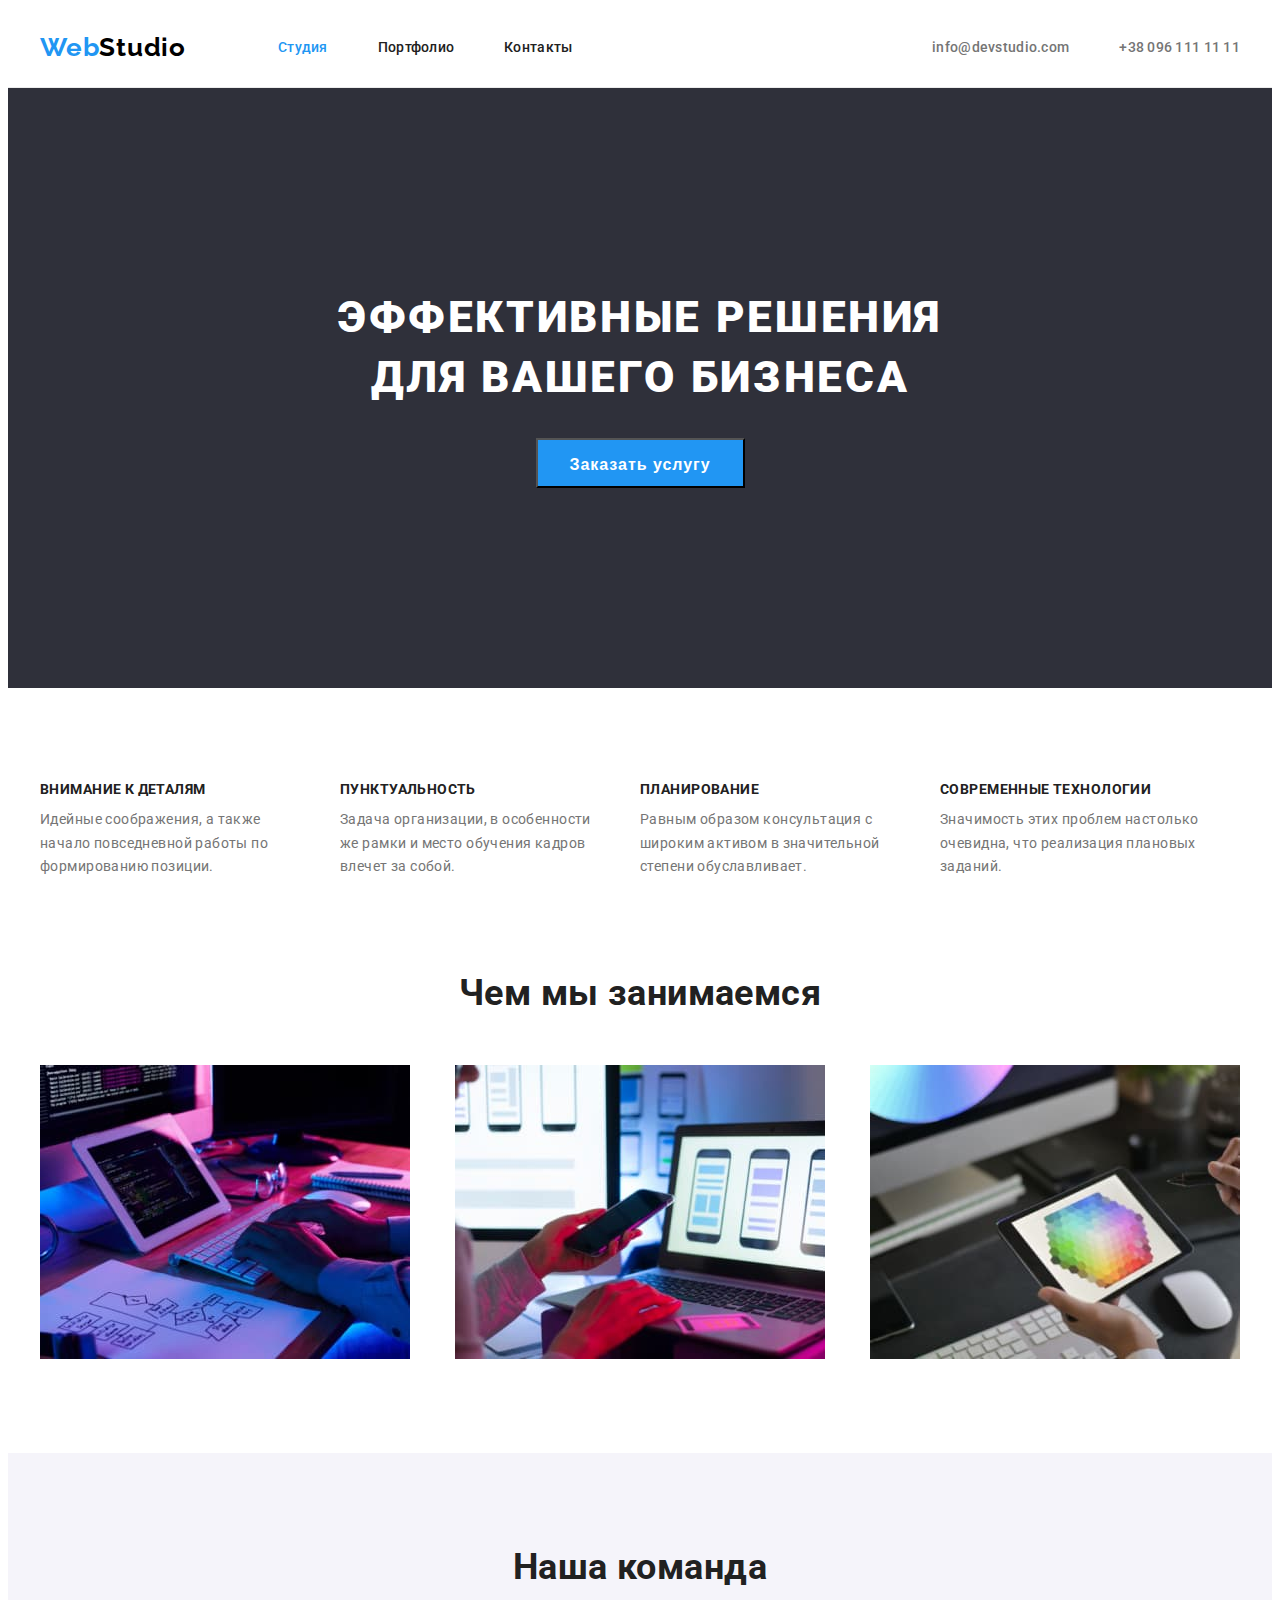
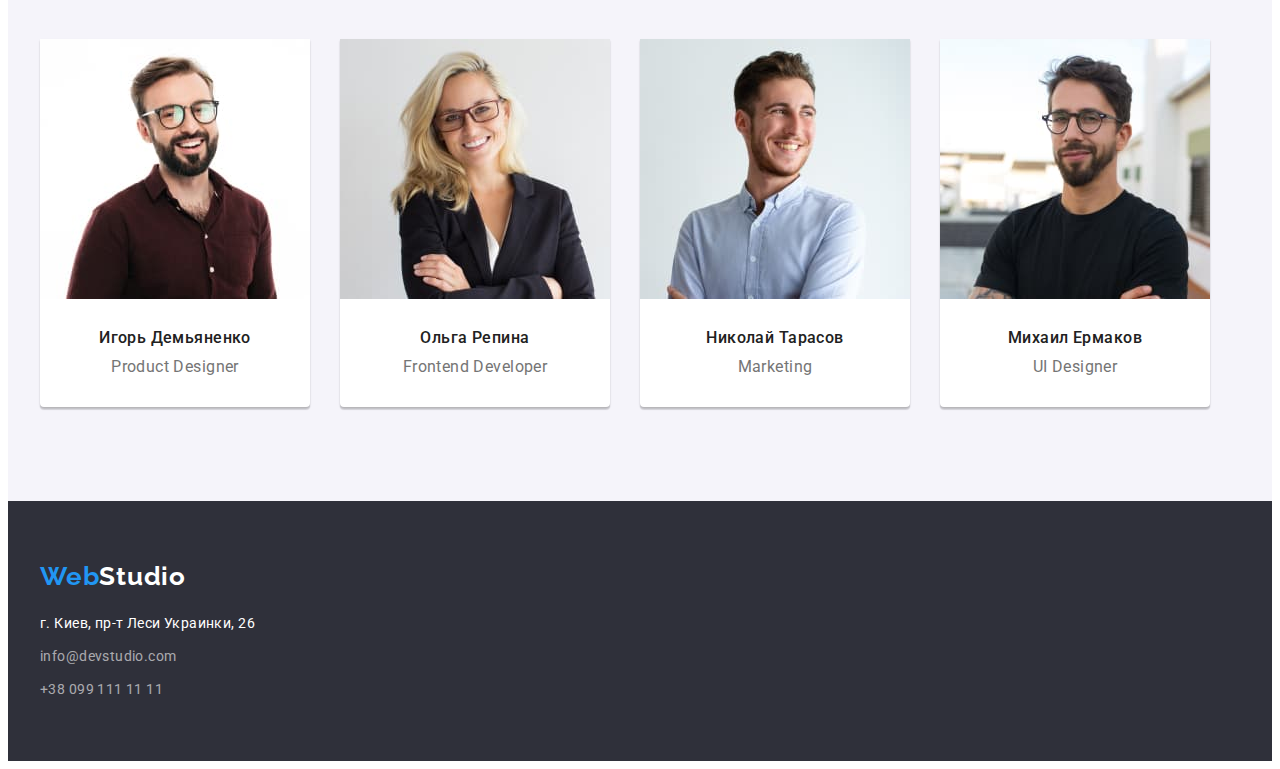
<file: index.html>
<!DOCTYPE html>
<html lang="ru">
  <head>
    <meta charset="UTF-8" />
    <meta http-equiv="X-UA-Compatible" content="IE=edge" />
    <meta name="viewport" content="width=device-width, initial-scale=1.0" />
    <title>Document</title>
    <!-- Подключение нормалайза -->
    <link
      rel="stylesheet"
      href="https://cdnjs.cloudflare.com/ajax/libs/modern-normalize/1.0.0/modern-normalize.min.css"
      integrity="sha512-ISS7cAi1PEhQ8jnbJpJZMd29NlhNj4AWYyLOSp2CE/CsHxTCu+r+t0D2yoJudVrd0/8fTVPUVDzY5Tvli75u/g=="
      crossorigin="anonymous"
    />
    <!-- Подключение шрифтов с гугла -->
    <link rel="preconnect" href="https://fonts.gstatic.com" />
    <link
      href="https://fonts.googleapis.com/css2?family=Raleway:wght@700&family=Roboto:wght@400;500;700;900&display=swap"
      rel="stylesheet"
    />
    <!-- подключаем свои стили -->
    <link rel="stylesheet" href="css/styles.css" />
  </head>
  <body>
    <!-- Шапка -->
    <header class="header">
      <!--Главная навигация-->
      <div class="main-navigation container no-padding">
        <nav class="main-nav">
          <a href="./index.html" class="logo nav-logo">
            Web<span class="accent-logo-top">Studio</span></a
          >
          <ul class="site-nav list">
            <li class="site-nav-item">
              <a href="./index.html" class="link current">Студия</a>
            </li>
            <li class="site-nav-item">
              <a href="./portfolio.html" class="link">Портфолио</a>
            </li>
            <li class="site-nav-item"><a href="" class="link">Контакты</a></li>
          </ul>
        </nav>
        <!--Контакты-->
        <ul class="site-nav list contacts">
          <li class="site-nav-item">
            <a href="mailto:info@devstudio.com" class="link"
              >info@devstudio.com</a
            >
          </li>
          <li class="site-nav-item">
            <a href="tel:+380961111111" class="link tel">+38 096 111 11 11</a>
          </li>
        </ul>
      </div>
    </header>
    <!-- Main главной страницы -->
    <main>
      <!--Баннер-->
      <section class="hero">
        <h1 class="hero-title">Эффективные решения для вашего бизнеса</h1>
        <button class="hero-button" type="button">Заказать услугу</button>
      </section>
      <!--Особенности-->
      <section class="section features">
        <div class="container no-padding">
          <h2 class="section-title visually-hidden">Особенности</h2>
          <ul class="features-list">
            <li class="features-item">
              <h3 class="title">Внимание к деталям</h3>
              <p class="title-text">
                Идейные соображения, а также начало повседневной работы по
                формированию позиции.
              </p>
            </li>
            <li class="features-item">
              <h3 class="title">Пунктуальность</h3>
              <p class="title-text">
                Задача организации, в особенности же рамки и место обучения
                кадров влечет за собой.
              </p>
            </li>
            <li class="features-item">
              <h3 class="title">Планирование</h3>
              <p class="title-text">
                Равным образом консультация с широким активом в значительной
                степени обуславливает.
              </p>
            </li>
            <li class="features-item">
              <h3 class="title">Современные технологии</h3>
              <p class="title-text">
                Значимость этих проблем настолько очевидна, что реализация
                плановых заданий.
              </p>
            </li>
          </ul>
        </div>
      </section>
      <!--Чем мы занимаемся-->
      <section class="section works">
        <div class="container">
          <h2 class="section-title">Чем мы занимаемся</h2>
          <ul class="works-list">
            <li class="works-item">
              <img
                src="./images/box1.jpg"
                alt="крупный план программист работает за столом в офисе"
                width="370"
                height="294"
              />
            </li>
            <li class="works-item">
              <img
                src="./images/box2.jpg"
                alt="веб-дизайнеры веб-интерфейсов разрабатывают приложения для смартфонов"
                width="370"
                height="294"
              />
            </li>
            <li class="works-item">
              <img
                src="./images/box3.jpg"
                alt="креативный художник веб-дизайна с рабочим графическим планшетом для выбора цвета"
                width="370"
                height="294"
              />
            </li>
          </ul>
        </div>
      </section>
      <!--Наша команда-->
      <section class="section team">
        <div class="container team-container">
          <h2 class="section-title">Наша команда</h2>
          <ul class="team-list">
            <li class="team-item">
              <img
                class="image-item"
                src="images/team1.jpg"
                alt="Игорь Демьяненко"
                width="270"
                height="260"
              />
              <div class="team-list-title">
                <h3 class="team-list-name">Игорь Демьяненко</h3>
                <p class="team-list-job">Product Designer</p>
              </div>
            </li>
            <li class="team-item">
              <img
                class="image-item"
                src="./images/team2.jpg"
                alt="Ольга Репина"
                width="270"
                height="260"
              />
              <div class="team-list-title">
                <h3 class="team-list-name">Ольга Репина</h3>
                <p class="team-list-job">Frontend Developer</p>
              </div>
            </li>
            <li class="team-item">
              <img
                class="image-item"
                src="./images/team3.jpg"
                alt="Николай Тарасов"
                width="270"
                height="260"
              />
              <div class="team-list-title">
                <h3 class="team-list-name">Николай Тарасов</h3>
                <p class="team-list-job">Marketing</p>
              </div>
            </li>
            <li class="team-item">
              <img
                class="image-item"
                src="./images/team4.jpg"
                alt="Михаил Ермаков"
                width="270"
                height="260"
              />
              <div class="team-list-title">
                <h3 class="team-list-name">Михаил Ермаков</h3>
                <p class="team-list-job">UI Designer</p>
              </div>
            </li>
          </ul>
        </div>
      </section>
    </main>
    <!--Подвал-->
    <footer class="footer">
      <div class="container footer-container">
        <a class="logo footer-logo" href="./index.html">
          Web<span class="accent-logo-bot">Studio</span></a
        >
        <address class="address">
          <p class="address-text">г. Киев, пр-т Леси Украинки, 26</p>
          <ul class="address-nav list">
            <li class="address-nav-item">
              <a href="mailto:info@devstudio.com" class="link"
                >info@devstudio.com</a
              >
            </li>
            <li class="address-nav-item">
              <a href="tel:+380991111111" class="link">+38 099 111 11 11</a>
            </li>
          </ul>
        </address>
      </div>
    </footer>
  </body>
</html>
</file>
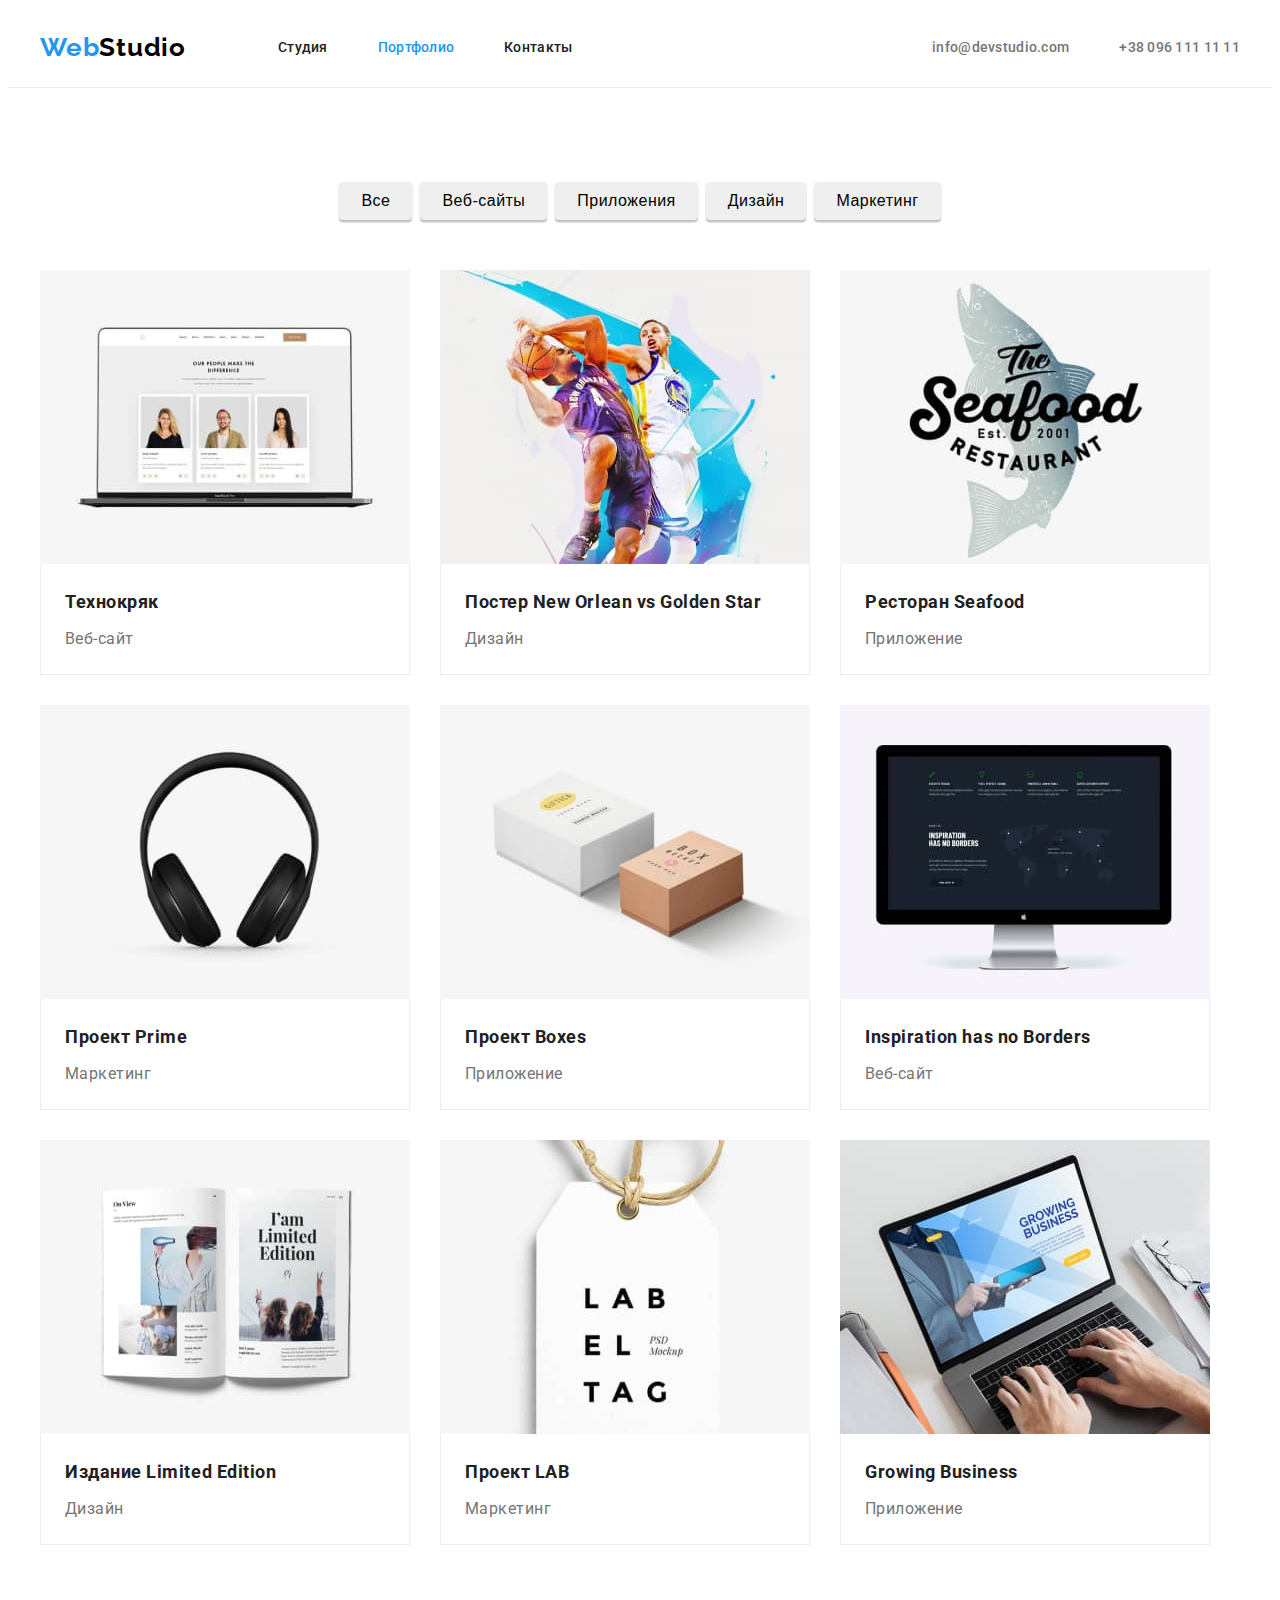
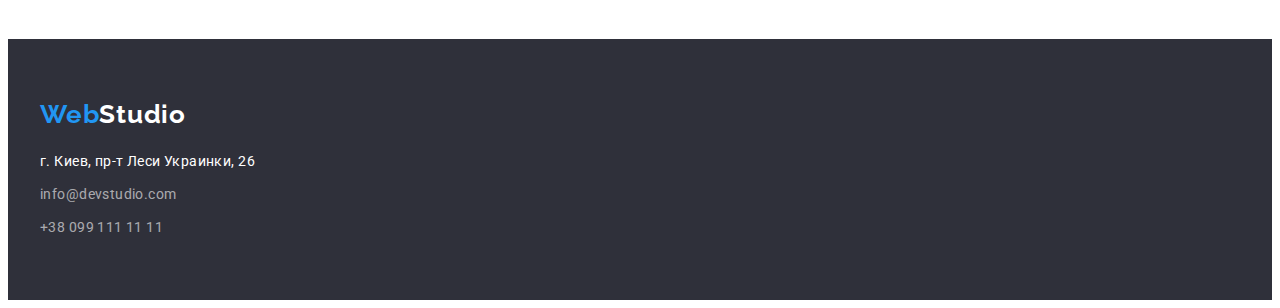
<file: portfolio.html>
<!DOCTYPE html>
<html lang="ru">
  <head>
    <meta charset="UTF-8" />
    <meta http-equiv="X-UA-Compatible" content="IE=edge" />
    <meta name="viewport" content="width=device-width, initial-scale=1.0" />
    <title>Document</title>
    <!-- Подключение нормалайза -->
    <link
      rel="stylesheet"
      href="https://cdnjs.cloudflare.com/ajax/libs/modern-normalize/1.0.0/modern-normalize.min.css"
      integrity="sha512-ISS7cAi1PEhQ8jnbJpJZMd29NlhNj4AWYyLOSp2CE/CsHxTCu+r+t0D2yoJudVrd0/8fTVPUVDzY5Tvli75u/g=="
      crossorigin="anonymous"
    />
    <!-- Подключение шрифтов с гугла -->
    <link rel="preconnect" href="https://fonts.gstatic.com" />
    <link
      href="https://fonts.googleapis.com/css2?family=Raleway:wght@700&family=Roboto:wght@400;500;700;900&display=swap"
      rel="stylesheet"
    />
    <!-- подключаем свои стили -->
    <link rel="stylesheet" href="css/styles.css" />
  </head>
  <body>
    <!-- Шапка -->
    <header class="header">
      <!--Главная навигация-->
      <div class="main-navigation container no-padding">
        <nav class="main-nav">
          <a href="./index.html" class="logo nav-logo">
            Web<span class="accent-logo-top">Studio</span></a
          >
          <ul class="site-nav list">
            <li class="site-nav-item">
              <a href="./index.html" class="link">Студия</a>
            </li>
            <li class="site-nav-item">
              <a href="./portfolio.html" class="link current">Портфолио</a>
            </li>
            <li class="site-nav-item"><a href="" class="link">Контакты</a></li>
          </ul>
        </nav>
        <!--Контакты-->
        <ul class="site-nav list contacts">
          <li class="site-nav-item">
            <a href="mailto:info@devstudio.com" class="link"
              >info@devstudio.com</a
            >
          </li>
          <li class="site-nav-item">
            <a href="tel:+380961111111" class="link tel">+38 096 111 11 11</a>
          </li>
        </ul>
      </div>
    </header>
    <!-- Main Портфолио -->
    <main>
      <section class="section">
        <div class="container">
          <h1 class="portfolio-title visually-hidden">Портфолио</h1>
          <!-- Кнопки фильтров -->
          <ul class="filters">
            <li class="filter-item">
              <button type="button" class="button">Все</button>
            </li>
            <li class="filter-item">
              <button type="button" class="button">Веб-сайты</button>
            </li>
            <li class="filter-item">
              <button type="button" class="button">Приложения</button>
            </li>
            <li class="filter-item">
              <button type="button" class="button">Дизайн</button>
            </li>
            <li class="filter-item">
              <button type="button" class="button">Маркетинг</button>
            </li>
          </ul>
          <ul class="cards">
            <!-- Плитки с карточками -->
            <li class="card">
              <a class="card-link" href=""
                ><img
                  class="card-image"
                  src="./images/project01.jpg"
                  alt="Технокряк"
                  width="370"
                  height="294"
                />
                <div class="card-blank">
                  <h2 class="card-name">Технокряк</h2>
                  <p class="card-text">Веб-сайт</p>
                </div>
              </a>
            </li>

            <li class="card">
              <a class="card-link" href=""
                ><img
                  class="card-image"
                  src="./images/project02.jpg"
                  alt="Постер New Orlean vs Golden Star"
                  width="370"
                  height="294"
                />
                <div class="card-blank">
                  <h2 class="card-name">Постер New Orlean vs Golden Star</h2>
                  <p class="card-text">Дизайн</p>
                </div>
              </a>
            </li>

            <li class="card">
              <a class="card-link" href=""
                ><img
                  class="card-image"
                  src="./images/project03.jpg"
                  alt="Ресторан Seafood"
                  width="370"
                  height="294"
                />

                <div class="card-blank">
                  <h2 class="card-name">Ресторан Seafood</h2>
                  <p class="card-text">Приложение</p>
                </div>
              </a>
            </li>

            <li class="card">
              <a class="card-link" href=""
                ><img
                  class="card-image"
                  src="./images/project04.jpg"
                  alt="Проект Prime"
                  width="370"
                  height="294"
                />
                <div class="card-blank">
                  <h2 class="card-name">Проект Prime</h2>
                  <p class="card-text">Маркетинг</p>
                </div>
              </a>
            </li>

            <li class="card">
              <a class="card-link" href="">
                <img
                  class="card-image"
                  src="./images/project05.jpg"
                  alt="Проект Boxes"
                  width="370"
                  height="294"
                />
                <div class="card-blank">
                  <h2 class="card-name">Проект Boxes</h2>
                  <p class="card-text">Приложение</p>
                </div>
              </a>
            </li>

            <li class="card">
              <a class="card-link" href="">
                <img
                  class="card-image"
                  src="./images/project06.jpg"
                  alt="Надпись: У вдохновения нет границ"
                  width="370"
                  height="294"
                />
                <div class="card-blank">
                  <h2 class="card-name">Inspiration has no Borders</h2>
                  <p class="card-text">Веб-сайт</p>
                </div>
              </a>
            </li>

            <li class="card">
              <a class="card-link" href="">
                <img
                  class="card-image"
                  src="./images/project07.jpg"
                  alt="Издание Limited Edition"
                  width="370"
                  height="294"
                />
                <div class="card-blank">
                  <h2 class="card-name">Издание Limited Edition</h2>
                  <p class="card-text">Дизайн</p>
                </div>
              </a>
            </li>

            <li class="card">
              <a class="card-link" href="">
                <img
                  class="card-image"
                  src="./images/project08.jpg"
                  alt="Проект LAB"
                  width="370"
                  height="294"
                />
                <div class="card-blank">
                  <h2 class="card-name">Проект LAB</h2>
                  <p class="card-text">Маркетинг</p>
                </div>
              </a>
            </li>

            <li class="card">
              <a class="card-link" href="">
                <img
                  class="card-image"
                  src="./images/project09.jpg"
                  alt="Надпись: Растущий бизнес"
                  width="370"
                  height="294"
                />
                <div class="card-blank">
                  <h2 class="card-name">Growing Business</h2>
                  <p class="card-text">Приложение</p>
                </div>
              </a>
            </li>
          </ul>
        </div>
      </section>
    </main>
    <!--Подвал-->
    <footer class="footer">
      <div class="container">
        <a class="logo footer-logo" href="./index.html">
          Web<span class="accent-logo-bot">Studio</span></a
        >
        <address class="address">
          <p class="address-text">г. Киев, пр-т Леси Украинки, 26</p>
          <ul class="address-nav list">
            <li class="address-nav-item">
              <a href="mailto:info@devstudio.com" class="link"
                >info@devstudio.com</a
              >
            </li>
            <li class="address-nav-item">
              <a href="tel:+380991111111" class="link">+38 099 111 11 11</a>
            </li>
          </ul>
        </address>
      </div>
    </footer>
  </body>
</html>
</file>
<file: css/styles.css>
/* цвет основного ТЕКСТА (простой текст) #757575 [ --primary-text-color ] */
/* вотричний цвет ТЕКСТА (Заголовки)  ##212121 [ --secondary-text-color ] */

/* акцент #2196F3 (Синенький) [ --main-accent-color ] */

/* главный цвет ФОНА #E5E5E5 (Светлый) [ --primary-bg-color ] */
/* вторичный цвет ФОНА #F5F4FA (Серый) [ --secondary-bg-color ] */
/* баннер цвет фона #2F303A (тёмный) [ --banner-bg-color ] */

/* Использовать: color: var(--primary-text-color); */

/* ============================== Правила ============================== */
:root {
  --header-color: #ececec;
  --footer-color: #2f303a;
  --primary-text-color: #757575;
  --secondary-text-color: #212121;
  --third-text-color: #ffffff;
  --button-white-color: #eeeeee;
  --card-border-color: #eeeeee;
  --main-accent-color: #2196f3;
  --secondary-accent-color: #188ce8;
  --primary-bg-color: #e5e5e5;
  --secondary-bg-color: #f5f4fa;
  --banner-bg-color: #2f303a;
  --black-color: #000000;
  --address-color: rgba(255, 255, 255, 0.6);
  --shadow-primary: 0px 3px 1px rgba(0, 0, 0, 0.1),
    0px 1px 2px rgba(0, 0, 0, 0.08), 0px 2px 2px rgba(0, 0, 0, 0.12);
  --shadow-secondary: 0px 1px 3px rgba(0, 0, 0, 0.12),
    0px 1px 1px rgba(0, 0, 0, 0.14), 0px 2px 1px rgba(0, 0, 0, 0.2);
}

/* ============================== HTML ============================== */

.header {
  padding-top: 24px;
  padding-bottom: 24px;
  border-bottom: 1px solid var(--header-color);
}

.footer {
  background-color: var(--footer-color);
}

/* Скрыть заголовок */
.visually-hidden {
  position: absolute;
  width: 1px;
  height: 1px;
  margin: -1px;
  border: 0;
  padding: 0;

  white-space: nowrap;
  clip-path: inset(100%);
  clip: rect(0 0 0 0);
  overflow: hidden;
}
/* ============================== INDEX ============================== */
/* ============================== Body ============================== */
/* ====================== Правила для всей страницы ====================== */
body {
  color: var(--primary-text-color);

  font-family: 'roboto', sans-serif;
  font-weight: 400;
  font-size: 14px;
  line-height: 1.71;
  letter-spacing: 0.03em;
}

/* Картинки: делаем блоковыми + убирает пространство под картинкой */
img {
  display: block;
  max-width: 100%;
  height: auto;
}

/* убираем подчеркивание и убираем правый отступ у всех ссылок */
a {
  text-decoration: none;
  display: inline-block;
}

/* убираем точку и всех списках */
ul {
  list-style-type: none;
  /* Убираем margin и padding у всех списках */
  margin: 0;
  padding: 0;
}

/* Контейнер секции Section */
.section {
  padding-top: 94px;
  padding-bottom: 94px;
}

/* Контейнер Div  */
.container {
  width: 1200px;
  margin-left: auto;
  margin-right: auto;
  margin-top: 0;
  margin-bottom: 0;
  padding-left: 15px;
  padding-right: 15px;

  /* outline: 2px solid tomato; */
}

/* Убрать вертикальный паддинг */
.container.no-padding {
  padding-top: 0;
  padding-bottom: 0;
}

/* ============================== Главная навигация ============================== */
/* Контейнер главной навигации */
.main-navigation {
  display: flex;
  align-items: center;
}

.main-nav {
  display: flex;
  align-items: center;
}

.site-nav {
  display: flex;
  align-items: center;
}

.site-nav-item:not(:last-child) {
  margin-right: 50px;
}

/* Логотип */

.logo {
  width: 145px;
  height: 31px;

  font-family: 'raleway', sans-serif;
  font-style: normal;
  font-weight: 700;
  font-size: 26px;
  line-height: 1.19;
  letter-spacing: 0.03em;

  color: var(--main-accent-color);
}

.accent-logo-top {
  color: #000000;
}

.nav-logo {
  margin-right: 93px;
}

/* Навигация по страницам */

.site-nav .link {
  color: var(--secondary-text-color);
  font-weight: 500;
  font-size: 14px;
  line-height: 1.14;
  letter-spacing: 0.02em;
}

.site-nav .link:hover,
.site-nav .link:focus {
  color: var(--main-accent-color);
}

.site-nav .link.current {
  color: var(--main-accent-color);
}

/* Контакты */

.contacts {
  margin-left: auto;
}

.contacts .link {
  display: block;
  margin-left: auto;

  height: 16px;
  color: var(--primary-text-color);
}

.site-nav.list:hover,
.site-nav.list:focus {
  color: var(--main-accent-color);
}

/* ============================== Баннер (Герой) ============================== */

.hero {
  padding-top: 200px;
  padding-bottom: 200px;

  background-color: var(--banner-bg-color);
  text-align: center;
}
.hero-title {
  margin: 0 auto 30px;
  max-width: 696px;

  color: var(--third-text-color);
  font-weight: 900;
  font-size: 44px;
  line-height: 1.36;
  letter-spacing: 0.06em;
  text-transform: uppercase;
}
.hero-button {
  padding: 10px 32px;
  min-width: 200px;
  height: 50px;

  color: var(--third-text-color);
  background-color: var(--main-accent-color);
  cursor: pointer;
  font-weight: 700;
  font-size: 16px;
  line-height: 1.87;
  letter-spacing: 0.06em;
}

.hero-button:hover,
.hero-button:focus {
  color: var(--third-text-color);
  background-color: var(--secondary-accent-color);
}

/* ============================== Особенности ============================== */

.features {
  padding-top: 94px;
}

.features-list {
  display: flex;
}

.features-item {
  width: 270px;
}

.features-item:not(:last-child) {
  margin-right: 30px;
}

.title {
  margin-top: 0;
  margin-bottom: 10px;

  color: var(--secondary-text-color);
  font-weight: 700;
  font-size: 14px;
  line-height: 1.14;
  text-transform: uppercase;
}

.title-text {
  margin-top: 0;
  margin-bottom: 0;

  color: var(--primary-text-color);
  font-weight: 400;
}

/* ============================== Чем мы занимаемся ============================== */
.section.works {
  padding-top: 0;
}

.section-title {
  margin-top: 0;
  margin-bottom: 50px;

  color: var(--secondary-text-color);
  font-weight: 700;
  font-size: 36px;
  line-height: 1.16;
  text-align: center;
}

.works-list {
  display: flex;
  justify-content: center;
  justify-content: space-between;
}

/* ============================== Наша команда ============================== */

.section.team {
  background-color: var(--secondary-bg-color);
}

.team-list {
  display: flex;
  color: var(--secondary-text-color);
}

.team-item:not(:last-child) {
  margin-right: 30px;
}

.team-item {
  /* material shadow v1 */
  box-shadow: var(--shadow-primary);
  border-radius: 0px 0px 4px 4px;

  background: var(--third-text-color);
}

.team-list-title {
  padding-top: 30px;
  padding-bottom: 30px;
  padding-left: 32px;
  padding-right: 32px;
}

.team-list-name {
  margin-top: 0;
  margin-bottom: 10px;
  font-weight: 500;
  font-size: 16px;
  line-height: 1.18;
  text-align: center;
}

.team-list-job {
  margin-top: 0;
  margin-bottom: 0;

  color: var(--primary-text-color);
  font-weight: 400;
  font-size: 16px;
  line-height: 1.18;
  text-align: center;
}

/* ============================== PORTFOLIO ============================== */

/* Список фильтров */

.filters {
  display: flex;
  justify-content: center;
  margin-top: 0;
  margin-bottom: 50px;
}

.filter-item:not(:last-child) {
  margin-right: 8px;
}

/* Кнопки фильтров */

.button {
  border: none;
  border-radius: 4px;
  height: 38px;
  padding: 6px 22px;

  cursor: pointer;
  font-weight: 500;
  font-size: 16px;
  line-height: 1.62;
  text-align: center;
  letter-spacing: 0.03em;
  color: var(--black-color);

  /* shadow-middle */
  box-shadow: var(--shadow-primary);
}

.button:hover,
.button:focus {
  color: var(--third-text-color);
  background-color: var(--main-accent-color);
}

/* Плитки с карточками */

.cards {
  display: flex;
  flex-wrap: wrap;
  margin-left: -30px;
  margin-top: -30px;
}

.card {
  flex-basis: calc((100% - 90px) / 3);
  margin-top: 30px;
  margin-left: 30px;

  max-width: 370px;
}

.card-link {
  display: block;
  padding-top: 0;
}

.card-link:hover,
.card-link:focus {
  box-shadow: var(--shadow-secondary);
}

.card-blank {
  padding: 20px 24px;

  border-bottom: 1px solid var(--card-border-color);
  border-left: 1px solid var(--card-border-color);
  border-right: 1px solid var(--card-border-color);
}

.card-name {
  margin-top: 0;
  margin-bottom: 4px;

  color: var(--secondary-text-color);
  font-weight: 700;
  font-size: 18px;
  line-height: 2;
  letter-spacing: 0.03em;
}

.card-text {
  margin-top: 0;
  margin-bottom: 0;

  color: var(--primary-text-color);
  font-size: 16px;
  line-height: 1.87;
  letter-spacing: 0.03em;
}

/* ============================== Подвал Footer ============================== */
.footer {
  padding-top: 60px;
  padding-bottom: 60px;
}

.footer-logo {
  margin-top: 0;
  margin-bottom: 20px;
}

.accent-logo-bot {
  color: var(--third-text-color);
}

.address {
  font-style: normal;
}

.address-text {
  margin-top: 0;
  margin-bottom: 9px;

  color: var(--third-text-color);
  font-weight: 400;
  font-size: 14px;
  line-height: 1.71;
  letter-spacing: 0.03em;
}

/* Задаем отступ 2м li */
.address-nav-item {
  margin-top: 0;
}

.address-nav-item:not(:last-child) {
  margin-bottom: 9px;
}

.address-nav .link {
  color: var(--address-color);
  font-weight: 400;
  font-size: 14px;
  line-height: 1.71;
  letter-spacing: 0.03em;
}

.address-nav .link:hover,
.address-nav .link:focus {
  color: var(--main-accent-color);
}
</file>
